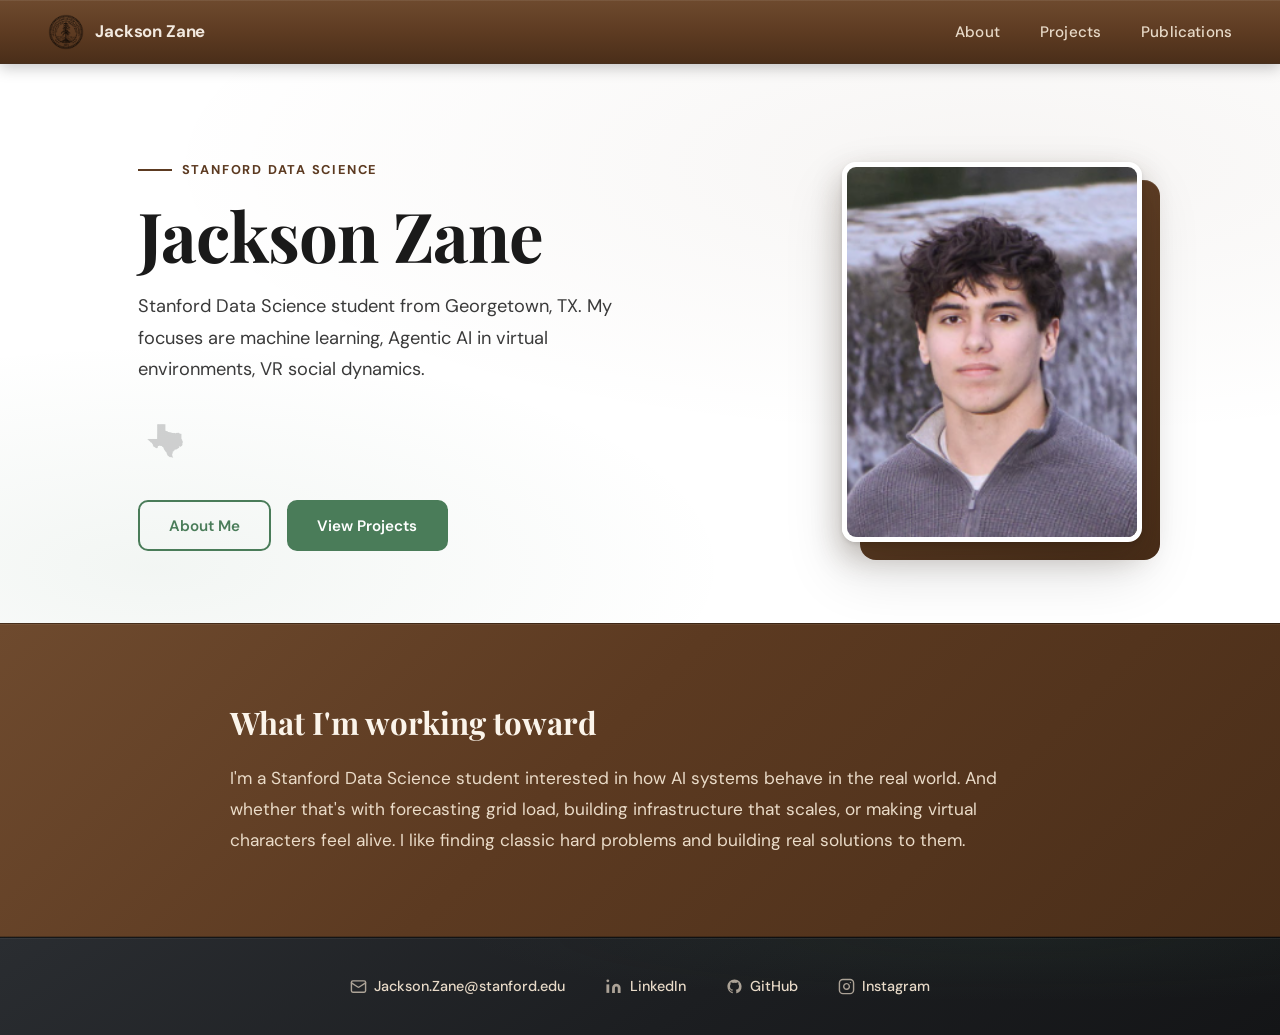
<file: index.html>
<!DOCTYPE html>
<html lang="en">
<head>
  <meta charset="UTF-8">
  <meta name="viewport" content="width=device-width, initial-scale=1.0">
  <title>Jackson Zane</title>
  <link rel="stylesheet" href="style.css?v=2">
</head>
<body>

  <!-- NAV -->
  <nav class="site-nav">
    <a href="index.html" class="nav-brand">
      <img src="seal.png" alt="Stanford seal">
      <span class="nav-brand-name">Jackson Zane</span>
    </a>
    <ul class="nav-links">
      <li><a href="about.html">About</a></li>
      <li><a href="projects.html">Projects</a></li>
      <li><a href="publications.html">Publications</a></li>
    </ul>
  </nav>

  <!-- HERO -->
  <div class="hero-wrap">
  <section class="hero">
    <div class="hero-text">
      <span class="hero-eyebrow">Stanford Data Science</span>
      <h1>Jackson Zane</h1>
      <p class="hero-tagline">Stanford Data Science student from Georgetown, TX. My focuses are machine learning, Agentic AI in virtual environments, VR social dynamics. </p>
      <div class="hero-texas">
        <img src="Texas.png.png" alt="Texas outline">
      </div>
      <div class="hero-buttons">
        <a href="about.html" class="btn btn-outline">About Me</a>
        <a href="projects.html" class="btn btn-fill">View Projects</a>
      </div>
    </div>
    <div class="hero-photo">
      <img src="seriousheadshot.PNG" alt="Jackson Zane">
    </div>
  </section>
  </div>

  <!-- WHAT I'M WORKING TOWARD -->
  <section class="forward-section">
    <div class="forward-inner">
      <h2>What I'm working toward</h2>
      <p>
        I'm a Stanford Data Science student interested in how AI systems behave in the real world. And whether that's with forecasting grid load, building infrastructure that scales, or making virtual characters feel alive. I like finding classic hard problems and building real solutions to them.
      </p>
    </div>
  </section>

  <!-- FOOTER -->
  <footer class="site-footer">
    <div class="footer-inner">

      <a href="mailto:Jackson.Zane@stanford.edu" class="footer-link">
        <!-- Email -->
        <svg width="17" height="17" viewBox="0 0 24 24" fill="none" stroke="currentColor" stroke-width="2" stroke-linecap="round" stroke-linejoin="round">
          <rect x="2" y="4" width="20" height="16" rx="2"/>
          <path d="m22 7-8.97 5.7a1.94 1.94 0 0 1-2.06 0L2 7"/>
        </svg>
        Jackson.Zane@stanford.edu
      </a>

      <a href="https://linkedin.com/in/jackson-zane" class="footer-link" target="_blank" rel="noopener">
        <!-- LinkedIn -->
        <svg width="17" height="17" viewBox="0 0 24 24" fill="currentColor">
          <path d="M16 8a6 6 0 0 1 6 6v7h-4v-7a2 2 0 0 0-2-2 2 2 0 0 0-2 2v7h-4v-7a6 6 0 0 1 6-6z"/>
          <rect x="2" y="9" width="4" height="12"/>
          <circle cx="4" cy="4" r="2"/>
        </svg>
        LinkedIn
      </a>

      <a href="https://github.com/jzane1" class="footer-link" target="_blank" rel="noopener">
        <!-- GitHub -->
        <svg width="17" height="17" viewBox="0 0 24 24" fill="currentColor">
          <path d="M12 2C6.477 2 2 6.484 2 12.017c0 4.425 2.865 8.18 6.839 9.504.5.092.682-.217.682-.483 0-.237-.008-.868-.013-1.703-2.782.605-3.369-1.343-3.369-1.343-.454-1.158-1.11-1.466-1.11-1.466-.908-.62.069-.608.069-.608 1.003.07 1.531 1.032 1.531 1.032.892 1.53 2.341 1.088 2.91.832.092-.647.35-1.088.636-1.338-2.22-.253-4.555-1.113-4.555-4.951 0-1.093.39-1.988 1.029-2.688-.103-.253-.446-1.272.098-2.65 0 0 .84-.27 2.75 1.026A9.564 9.564 0 0 1 12 6.844a9.59 9.59 0 0 1 2.504.337c1.909-1.296 2.747-1.027 2.747-1.027.546 1.379.202 2.398.1 2.651.64.7 1.028 1.595 1.028 2.688 0 3.848-2.339 4.695-4.566 4.943.359.309.678.92.678 1.855 0 1.338-.012 2.419-.012 2.747 0 .268.18.58.688.482A10.02 10.02 0 0 0 22 12.017C22 6.484 17.522 2 12 2z"/>
        </svg>
        GitHub
      </a>

      <a href="https://instagram.com/j.zane1" class="footer-link" target="_blank" rel="noopener">
        <!-- Instagram -->
        <svg width="17" height="17" viewBox="0 0 24 24" fill="none" stroke="currentColor" stroke-width="2" stroke-linecap="round" stroke-linejoin="round">
          <rect x="2" y="2" width="20" height="20" rx="5" ry="5"/>
          <path d="M16 11.37A4 4 0 1 1 12.63 8 4 4 0 0 1 16 11.37z"/>
          <line x1="17.5" y1="6.5" x2="17.51" y2="6.5"/>
        </svg>
        Instagram
      </a>

    </div>
  </footer>

</body>
</html>
</file>
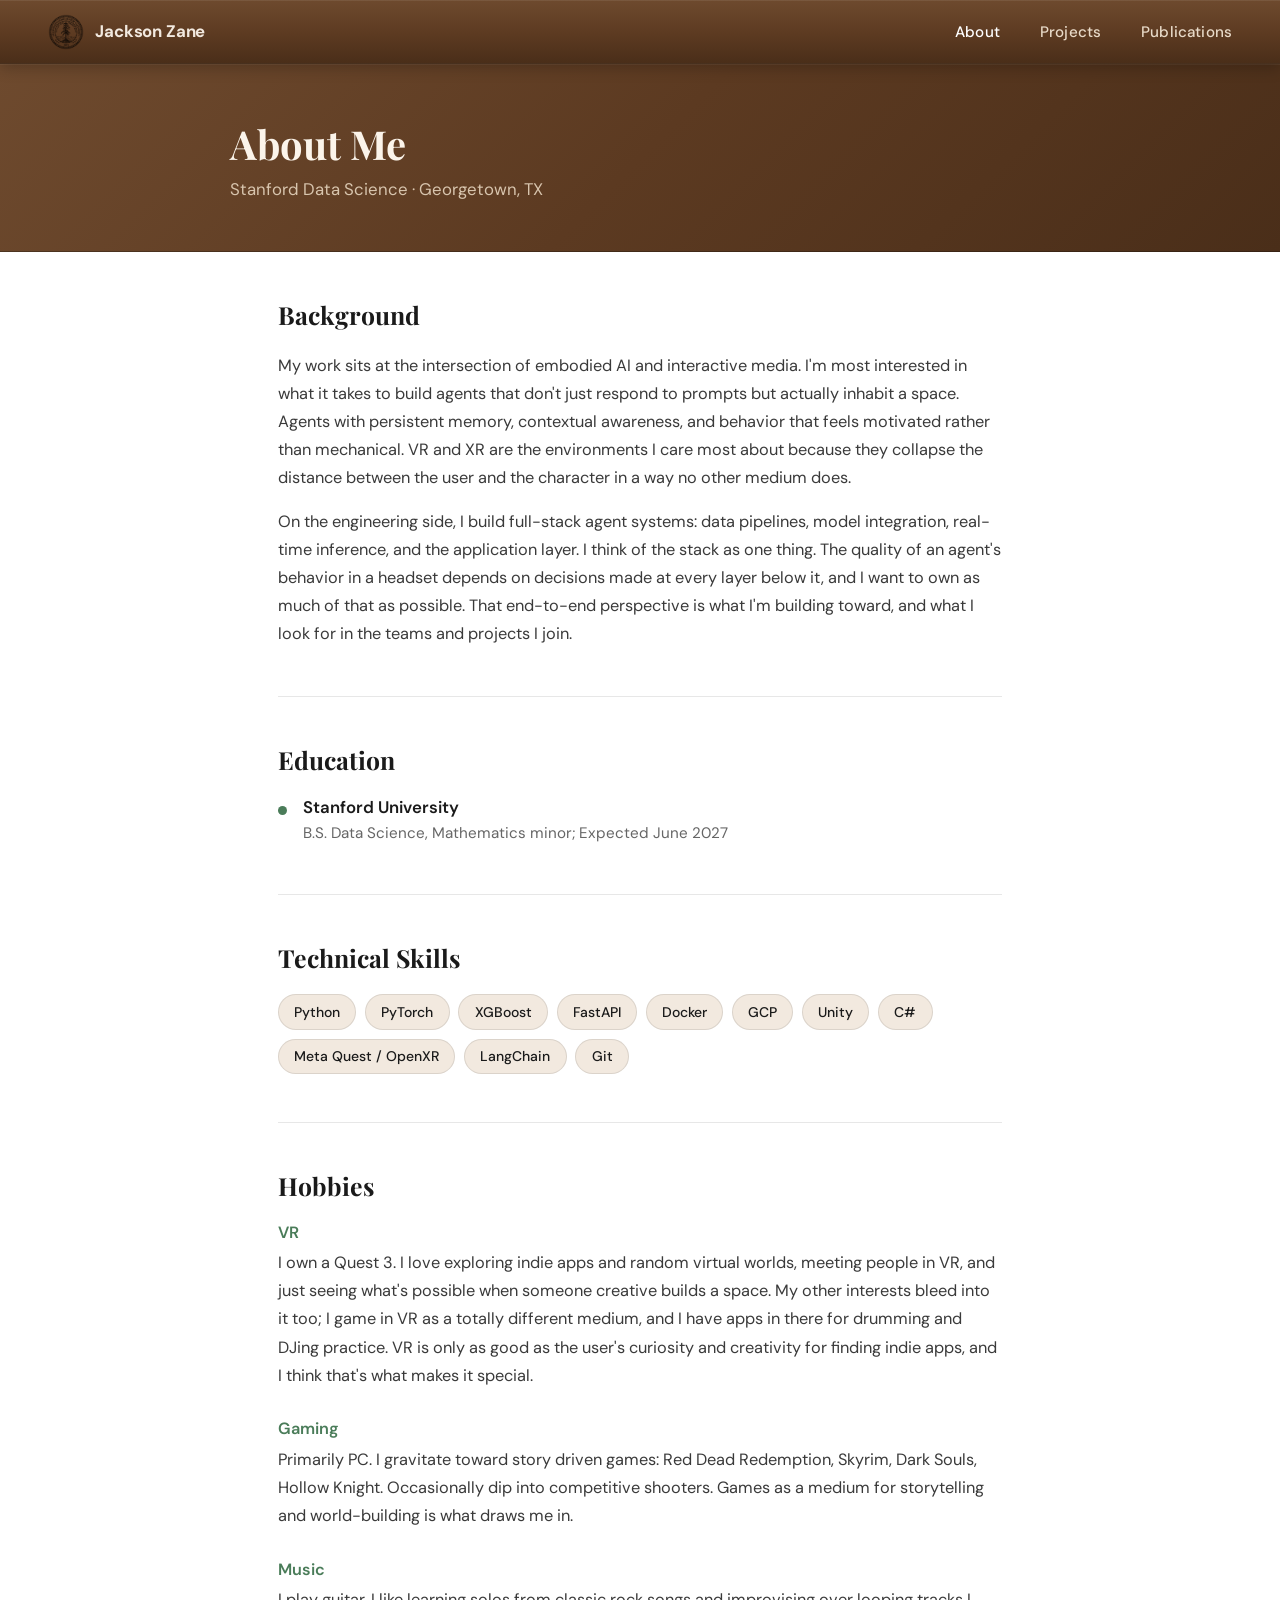
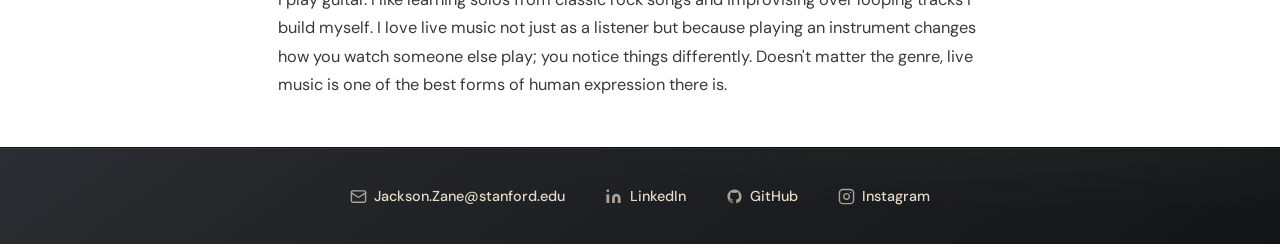
<file: about.html>
<!DOCTYPE html>
<html lang="en">
<head>
  <meta charset="UTF-8">
  <meta name="viewport" content="width=device-width, initial-scale=1.0">
  <title>About — Jackson Zane</title>
  <link rel="stylesheet" href="style.css">
</head>
<body>

  <!-- NAV -->
  <nav class="site-nav">
    <a href="index.html" class="nav-brand">
      <img src="seal.png" alt="Stanford seal">
      <span class="nav-brand-name">Jackson Zane</span>
    </a>
    <ul class="nav-links">
      <li><a href="about.html" class="active">About</a></li>
      <li><a href="projects.html">Projects</a></li>
      <li><a href="publications.html">Publications</a></li>
    </ul>
  </nav>

  <!-- PAGE HEADER -->
  <header class="page-header">
    <div class="page-header-inner">
      <h1>About Me</h1>
      <p>Stanford Data Science · Georgetown, TX</p>
    </div>
  </header>

  <!-- ABOUT BODY -->
  <main class="about-body">

    <!-- Background -->
    <section class="about-section">
      <h2>Background</h2>
      <p>
        My work sits at the intersection of embodied AI and interactive media. I'm most interested in what it takes to build agents that don't just respond to prompts but actually inhabit a space. Agents with persistent memory, contextual awareness, and behavior that feels motivated rather than mechanical. VR and XR are the environments I care most about because they collapse the distance between the user and the character in a way no other medium does.
      </p>
      <p>
        On the engineering side, I build full-stack agent systems: data pipelines, model integration, real-time inference, and the application layer. I think of the stack as one thing. The quality of an agent's behavior in a headset depends on decisions made at every layer below it, and I want to own as much of that as possible. That end-to-end perspective is what I'm building toward, and what I look for in the teams and projects I join.
      </p>
    </section>

    <!-- Education -->
    <section class="about-section">
      <h2>Education</h2>
      <div class="edu-entry">
        <div class="edu-dot"></div>
        <div>
          <h3>Stanford University</h3>
          <p>B.S. Data Science, Mathematics minor; Expected June 2027</p>
        </div>
      </div>
    </section>

    <!-- Technical Skills -->
    <section class="about-section">
      <h2>Technical Skills</h2>
      <div class="skills-cloud">
        <span class="skill-tag">Python</span>
        <span class="skill-tag">PyTorch</span>
        <span class="skill-tag">XGBoost</span>
        <span class="skill-tag">FastAPI</span>
        <span class="skill-tag">Docker</span>
        <span class="skill-tag">GCP</span>
        <span class="skill-tag">Unity</span>
        <span class="skill-tag">C#</span>
        <span class="skill-tag">Meta Quest / OpenXR</span>
        <span class="skill-tag">LangChain</span>
        <span class="skill-tag">Git</span>
      </div>
    </section>

    <!-- Hobbies -->
    <section class="about-section">
      <h2>Hobbies</h2>

      <div class="hobby-block">
        <h3>VR</h3>
        <p>I own a Quest 3. I love exploring indie apps and random virtual worlds, meeting people in VR, and just seeing what's possible when someone creative builds a space. My other interests bleed into it too; I game in VR as a totally different medium, and I have apps in there for drumming and DJing practice. VR is only as good as the user's curiosity and creativity for finding indie apps, and I think that's what makes it special.</p>
      </div>

      <div class="hobby-block">
        <h3>Gaming</h3>
        <p>Primarily PC. I gravitate toward story driven games: Red Dead Redemption, Skyrim, Dark Souls, Hollow Knight. Occasionally dip into competitive shooters. Games as a medium for storytelling and world-building is what draws me in.</p>
      </div>

      <div class="hobby-block">
        <h3>Music</h3>
        <p>I play guitar. I like learning solos from classic rock songs and improvising over looping tracks I build myself. I love live music not just as a listener but because playing an instrument changes how you watch someone else play; you notice things differently. Doesn't matter the genre, live music is one of the best forms of human expression there is.</p>
      </div>
    </section>


  </main>

  <!-- FOOTER -->
  <footer class="site-footer">
    <div class="footer-inner">

      <a href="mailto:Jackson.Zane@stanford.edu" class="footer-link">
        <svg width="17" height="17" viewBox="0 0 24 24" fill="none" stroke="currentColor" stroke-width="2" stroke-linecap="round" stroke-linejoin="round">
          <rect x="2" y="4" width="20" height="16" rx="2"/>
          <path d="m22 7-8.97 5.7a1.94 1.94 0 0 1-2.06 0L2 7"/>
        </svg>
        Jackson.Zane@stanford.edu
      </a>

      <a href="https://linkedin.com/in/jackson-zane" class="footer-link" target="_blank" rel="noopener">
        <svg width="17" height="17" viewBox="0 0 24 24" fill="currentColor">
          <path d="M16 8a6 6 0 0 1 6 6v7h-4v-7a2 2 0 0 0-2-2 2 2 0 0 0-2 2v7h-4v-7a6 6 0 0 1 6-6z"/>
          <rect x="2" y="9" width="4" height="12"/>
          <circle cx="4" cy="4" r="2"/>
        </svg>
        LinkedIn
      </a>

      <a href="https://github.com/jzane1" class="footer-link" target="_blank" rel="noopener">
        <svg width="17" height="17" viewBox="0 0 24 24" fill="currentColor">
          <path d="M12 2C6.477 2 2 6.484 2 12.017c0 4.425 2.865 8.18 6.839 9.504.5.092.682-.217.682-.483 0-.237-.008-.868-.013-1.703-2.782.605-3.369-1.343-3.369-1.343-.454-1.158-1.11-1.466-1.11-1.466-.908-.62.069-.608.069-.608 1.003.07 1.531 1.032 1.531 1.032.892 1.53 2.341 1.088 2.91.832.092-.647.35-1.088.636-1.338-2.22-.253-4.555-1.113-4.555-4.951 0-1.093.39-1.988 1.029-2.688-.103-.253-.446-1.272.098-2.65 0 0 .84-.27 2.75 1.026A9.564 9.564 0 0 1 12 6.844a9.59 9.59 0 0 1 2.504.337c1.909-1.296 2.747-1.027 2.747-1.027.546 1.379.202 2.398.1 2.651.64.7 1.028 1.595 1.028 2.688 0 3.848-2.339 4.695-4.566 4.943.359.309.678.92.678 1.855 0 1.338-.012 2.419-.012 2.747 0 .268.18.58.688.482A10.02 10.02 0 0 0 22 12.017C22 6.484 17.522 2 12 2z"/>
        </svg>
        GitHub
      </a>

      <a href="https://instagram.com/j.zane1" class="footer-link" target="_blank" rel="noopener">
        <svg width="17" height="17" viewBox="0 0 24 24" fill="none" stroke="currentColor" stroke-width="2" stroke-linecap="round" stroke-linejoin="round">
          <rect x="2" y="2" width="20" height="20" rx="5" ry="5"/>
          <path d="M16 11.37A4 4 0 1 1 12.63 8 4 4 0 0 1 16 11.37z"/>
          <line x1="17.5" y1="6.5" x2="17.51" y2="6.5"/>
        </svg>
        Instagram
      </a>

    </div>
  </footer>

</body>
</html>
</file>
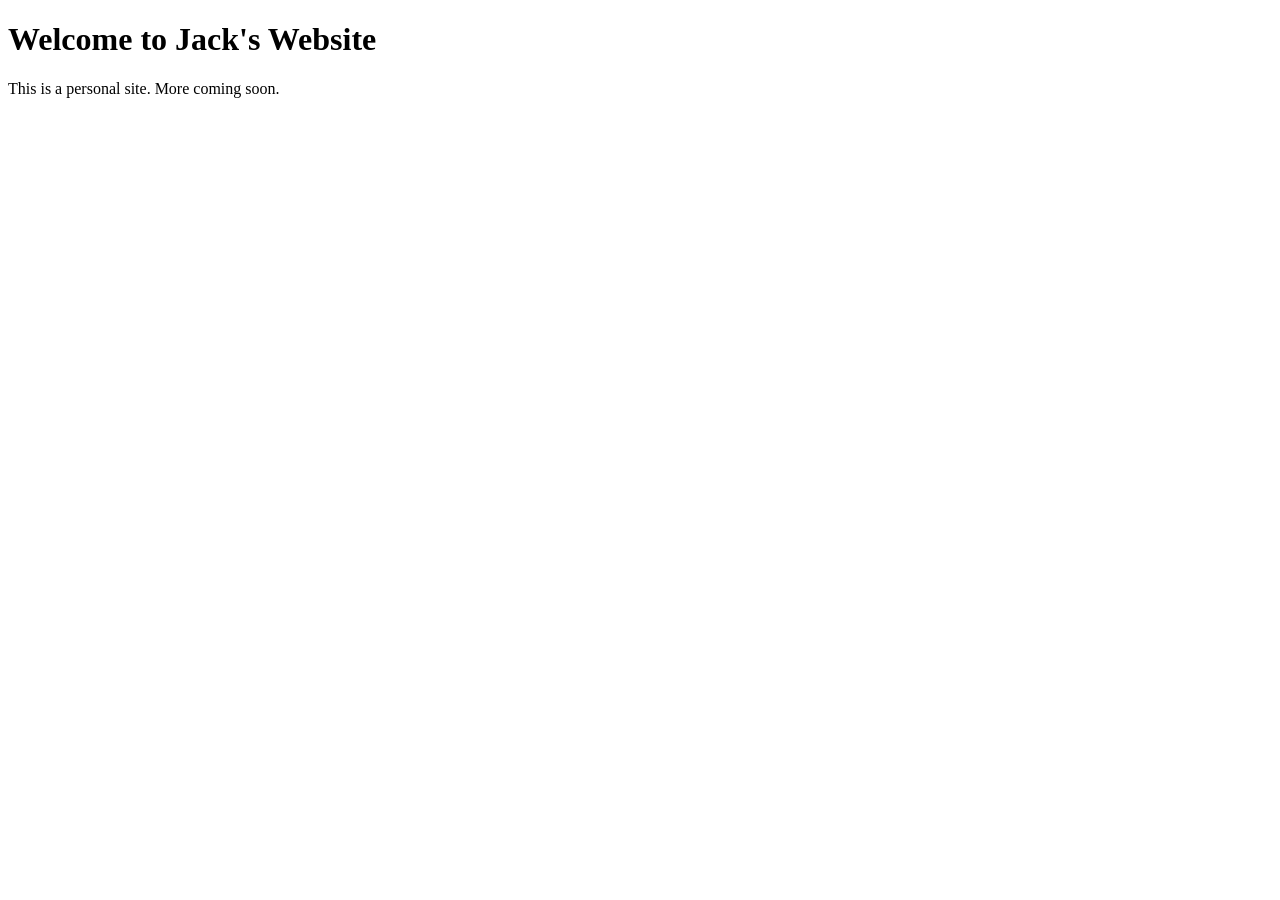
<file: Jack_website.html>
<!DOCTYPE html>
<html>
  <head>
    <title>Jack's Site</title>
    <meta charset="UTF-8" />
  </head>
  <body>
    <h1>Welcome to Jack's Website</h1>
    <p>This is a personal site. More coming soon.</p>
  </body>
</html>
</file>
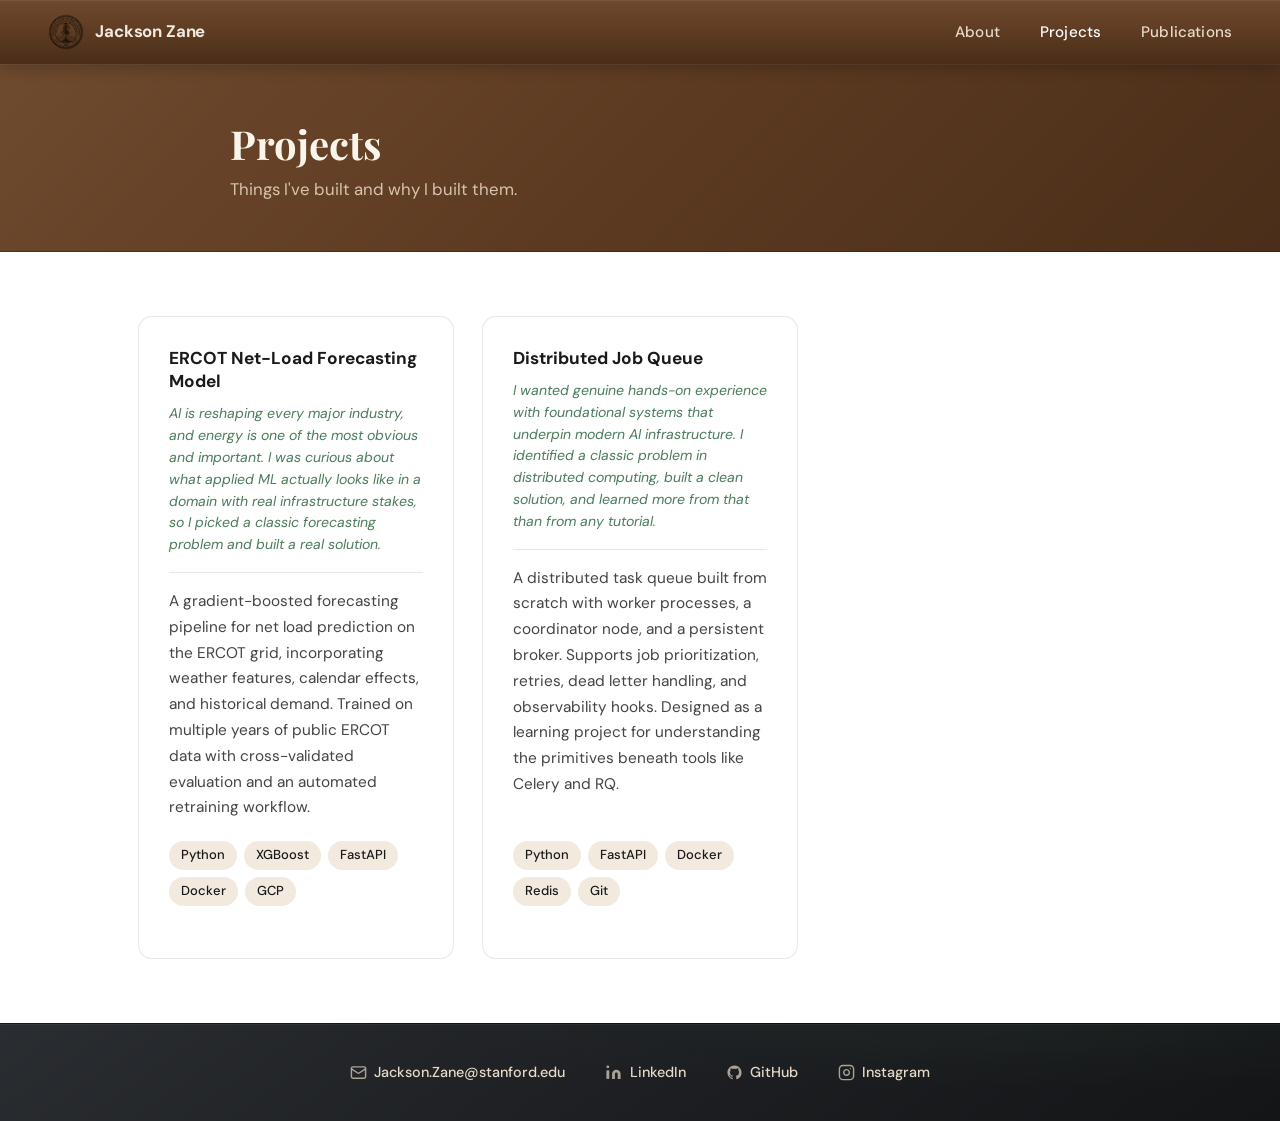
<file: projects.html>
<!DOCTYPE html>
<html lang="en">
<head>
  <meta charset="UTF-8">
  <meta name="viewport" content="width=device-width, initial-scale=1.0">
  <title>Projects — Jackson Zane</title>
  <link rel="stylesheet" href="style.css">
</head>
<body>

  <!-- NAV -->
  <nav class="site-nav">
    <a href="index.html" class="nav-brand">
      <img src="seal.png" alt="Stanford seal">
      <span class="nav-brand-name">Jackson Zane</span>
    </a>
    <ul class="nav-links">
      <li><a href="about.html">About</a></li>
      <li><a href="projects.html" class="active">Projects</a></li>
      <li><a href="publications.html">Publications</a></li>
    </ul>
  </nav>

  <!-- PAGE HEADER -->
  <header class="page-header">
    <div class="page-header-inner">
      <h1>Projects</h1>
      <p>Things I've built and why I built them.</p>
    </div>
  </header>

  <!-- PROJECTS GRID -->
  <main class="projects-body">
    <div class="projects-grid">

      <!-- PROJECT CARD — duplicate this block to add a new project -->
    <!-- <article class="project-card">
        <h3>VR Attention Detection &amp; Productivity System</h3>
        <p class="project-motivation">I'm deeply interested in VR as a medium and wanted to study it rigorously. This project came from wanting to understand not just how to build in VR but how the environment itself affects the person inside it.</p>
        <p class="project-desc">A real time system that uses gaze tracking and behavioral signals from a Meta Quest headset to model attention states during VR work sessions. Detects focus drops and environmental distractors, logging session data for analysis and surfacing personalized productivity insights.</p>
        <div class="project-tags">
          <span class="tag">Python</span>
          <span class="tag">Unity</span>
          <span class="tag">C#</span>
          <span class="tag">Meta Quest / OpenXR</span>
          <span class="tag">PyTorch</span>
        </div>
       <!-- <a href="https://github.com/jzane1" class="project-link" target="_blank" rel="noopener">-->
          <!-- GitHub icon -->
          <!--<svg width="15" height="15" viewBox="0 0 24 24" fill="currentColor">-->
            <!--<path d="M12 2C6.477 2 2 6.484 2 12.017c0 4.425 2.865 8.18 6.839 9.504.5.092.682-.217.682-.483 0-.237-.008-.868-.013-1.703-2.782.605-3.369-1.343-3.369-1.343-.454-1.158-1.11-1.466-1.11-1.466-.908-.62.069-.608.069-.608 1.003.07 1.531 1.032 1.531 1.032.892 1.53 2.341 1.088 2.91.832.092-.647.35-1.088.636-1.338-2.22-.253-4.555-1.113-4.555-4.951 0-1.093.39-1.988 1.029-2.688-.103-.253-.446-1.272.098-2.65 0 0 .84-.27 2.75 1.026A9.564 9.564 0 0 1 12 6.844a9.59 9.59 0 0 1 2.504.337c1.909-1.296 2.747-1.027 2.747-1.027.546 1.379.202 2.398.1 2.651.64.7 1.028 1.595 1.028 2.688 0 3.848-2.339 4.695-4.566 4.943.359.309.678.92.678 1.855 0 1.338-.012 2.419-.012 2.747 0 .268.18.58.688.482A10.02 10.02 0 0 0 22 12.017C22 6.484 17.522 2 12 2z"/>-->
          <!--</svg>-->
         <!-- View on GitHub-->
        <!--</a>-->
  <!--    </article> -->


      <article class="project-card">
        <h3>ERCOT Net-Load Forecasting Model</h3>
        <p class="project-motivation">AI is reshaping every major industry, and energy is one of the most obvious and important. I was curious about what applied ML actually looks like in a domain with real infrastructure stakes, so I picked a classic forecasting problem and built a real solution.</p>
        <p class="project-desc">A gradient-boosted forecasting pipeline for net load prediction on the ERCOT grid, incorporating weather features, calendar effects, and historical demand. Trained on multiple years of public ERCOT data with cross-validated evaluation and an automated retraining workflow.</p>
        <div class="project-tags">
          <span class="tag">Python</span>
          <span class="tag">XGBoost</span>
          <span class="tag">FastAPI</span>
          <span class="tag">Docker</span>
          <span class="tag">GCP</span>
        </div>
               <!-- <a href="https://github.com/jzane1" class="project-link" target="_blank" rel="noopener">-->
          <!-- GitHub icon -->
          <!--<svg width="15" height="15" viewBox="0 0 24 24" fill="currentColor">-->
            <!--<path d="M12 2C6.477 2 2 6.484 2 12.017c0 4.425 2.865 8.18 6.839 9.504.5.092.682-.217.682-.483 0-.237-.008-.868-.013-1.703-2.782.605-3.369-1.343-3.369-1.343-.454-1.158-1.11-1.466-1.11-1.466-.908-.62.069-.608.069-.608 1.003.07 1.531 1.032 1.531 1.032.892 1.53 2.341 1.088 2.91.832.092-.647.35-1.088.636-1.338-2.22-.253-4.555-1.113-4.555-4.951 0-1.093.39-1.988 1.029-2.688-.103-.253-.446-1.272.098-2.65 0 0 .84-.27 2.75 1.026A9.564 9.564 0 0 1 12 6.844a9.59 9.59 0 0 1 2.504.337c1.909-1.296 2.747-1.027 2.747-1.027.546 1.379.202 2.398.1 2.651.64.7 1.028 1.595 1.028 2.688 0 3.848-2.339 4.695-4.566 4.943.359.309.678.92.678 1.855 0 1.338-.012 2.419-.012 2.747 0 .268.18.58.688.482A10.02 10.02 0 0 0 22 12.017C22 6.484 17.522 2 12 2z"/>-->
          <!--</svg>-->
         <!-- View on GitHub-->
        <!--</a>-->
      </article>

      <article class="project-card">
        <h3>Distributed Job Queue</h3>
        <p class="project-motivation">I wanted genuine hands-on experience with foundational systems that underpin modern AI infrastructure. I identified a classic problem in distributed computing, built a clean solution, and learned more from that than from any tutorial.</p>
        <p class="project-desc">A distributed task queue built from scratch with worker processes, a coordinator node, and a persistent broker. Supports job prioritization, retries, dead letter handling, and observability hooks. Designed as a learning project for understanding the primitives beneath tools like Celery and RQ.</p>
        <div class="project-tags">
          <span class="tag">Python</span>
          <span class="tag">FastAPI</span>
          <span class="tag">Docker</span>
          <span class="tag">Redis</span>
          <span class="tag">Git</span>
        </div>
               <!-- <a href="https://github.com/jzane1" class="project-link" target="_blank" rel="noopener">-->
          <!-- GitHub icon -->
          <!--<svg width="15" height="15" viewBox="0 0 24 24" fill="currentColor">-->
            <!--<path d="M12 2C6.477 2 2 6.484 2 12.017c0 4.425 2.865 8.18 6.839 9.504.5.092.682-.217.682-.483 0-.237-.008-.868-.013-1.703-2.782.605-3.369-1.343-3.369-1.343-.454-1.158-1.11-1.466-1.11-1.466-.908-.62.069-.608.069-.608 1.003.07 1.531 1.032 1.531 1.032.892 1.53 2.341 1.088 2.91.832.092-.647.35-1.088.636-1.338-2.22-.253-4.555-1.113-4.555-4.951 0-1.093.39-1.988 1.029-2.688-.103-.253-.446-1.272.098-2.65 0 0 .84-.27 2.75 1.026A9.564 9.564 0 0 1 12 6.844a9.59 9.59 0 0 1 2.504.337c1.909-1.296 2.747-1.027 2.747-1.027.546 1.379.202 2.398.1 2.651.64.7 1.028 1.595 1.028 2.688 0 3.848-2.339 4.695-4.566 4.943.359.309.678.92.678 1.855 0 1.338-.012 2.419-.012 2.747 0 .268.18.58.688.482A10.02 10.02 0 0 0 22 12.017C22 6.484 17.522 2 12 2z"/>-->
          <!--</svg>-->
         <!-- View on GitHub-->
        <!--</a>-->
      </article>

      <!-- ADD NEW PROJECT CARDS HERE — copy one <article class="project-card"> block above and paste it below this comment -->

    </div>
  </main>

  <!-- FOOTER -->
  <footer class="site-footer">
    <div class="footer-inner">

      <a href="mailto:Jackson.Zane@stanford.edu" class="footer-link">
        <svg width="17" height="17" viewBox="0 0 24 24" fill="none" stroke="currentColor" stroke-width="2" stroke-linecap="round" stroke-linejoin="round">
          <rect x="2" y="4" width="20" height="16" rx="2"/>
          <path d="m22 7-8.97 5.7a1.94 1.94 0 0 1-2.06 0L2 7"/>
        </svg>
        Jackson.Zane@stanford.edu
      </a>

      <a href="https://linkedin.com/in/jackson-zane" class="footer-link" target="_blank" rel="noopener">
        <svg width="17" height="17" viewBox="0 0 24 24" fill="currentColor">
          <path d="M16 8a6 6 0 0 1 6 6v7h-4v-7a2 2 0 0 0-2-2 2 2 0 0 0-2 2v7h-4v-7a6 6 0 0 1 6-6z"/>
          <rect x="2" y="9" width="4" height="12"/>
          <circle cx="4" cy="4" r="2"/>
        </svg>
        LinkedIn
      </a>

      <a href="https://github.com/jzane1" class="footer-link" target="_blank" rel="noopener">
        <svg width="17" height="17" viewBox="0 0 24 24" fill="currentColor">
          <path d="M12 2C6.477 2 2 6.484 2 12.017c0 4.425 2.865 8.18 6.839 9.504.5.092.682-.217.682-.483 0-.237-.008-.868-.013-1.703-2.782.605-3.369-1.343-3.369-1.343-.454-1.158-1.11-1.466-1.11-1.466-.908-.62.069-.608.069-.608 1.003.07 1.531 1.032 1.531 1.032.892 1.53 2.341 1.088 2.91.832.092-.647.35-1.088.636-1.338-2.22-.253-4.555-1.113-4.555-4.951 0-1.093.39-1.988 1.029-2.688-.103-.253-.446-1.272.098-2.65 0 0 .84-.27 2.75 1.026A9.564 9.564 0 0 1 12 6.844a9.59 9.59 0 0 1 2.504.337c1.909-1.296 2.747-1.027 2.747-1.027.546 1.379.202 2.398.1 2.651.64.7 1.028 1.595 1.028 2.688 0 3.848-2.339 4.695-4.566 4.943.359.309.678.92.678 1.855 0 1.338-.012 2.419-.012 2.747 0 .268.18.58.688.482A10.02 10.02 0 0 0 22 12.017C22 6.484 17.522 2 12 2z"/>
        </svg>
        GitHub
      </a>

      <a href="https://instagram.com/j.zane1" class="footer-link" target="_blank" rel="noopener">
        <svg width="17" height="17" viewBox="0 0 24 24" fill="none" stroke="currentColor" stroke-width="2" stroke-linecap="round" stroke-linejoin="round">
          <rect x="2" y="2" width="20" height="20" rx="5" ry="5"/>
          <path d="M16 11.37A4 4 0 1 1 12.63 8 4 4 0 0 1 16 11.37z"/>
          <line x1="17.5" y1="6.5" x2="17.51" y2="6.5"/>
        </svg>
        Instagram
      </a>

    </div>
  </footer>

</body>
</html>
</file>
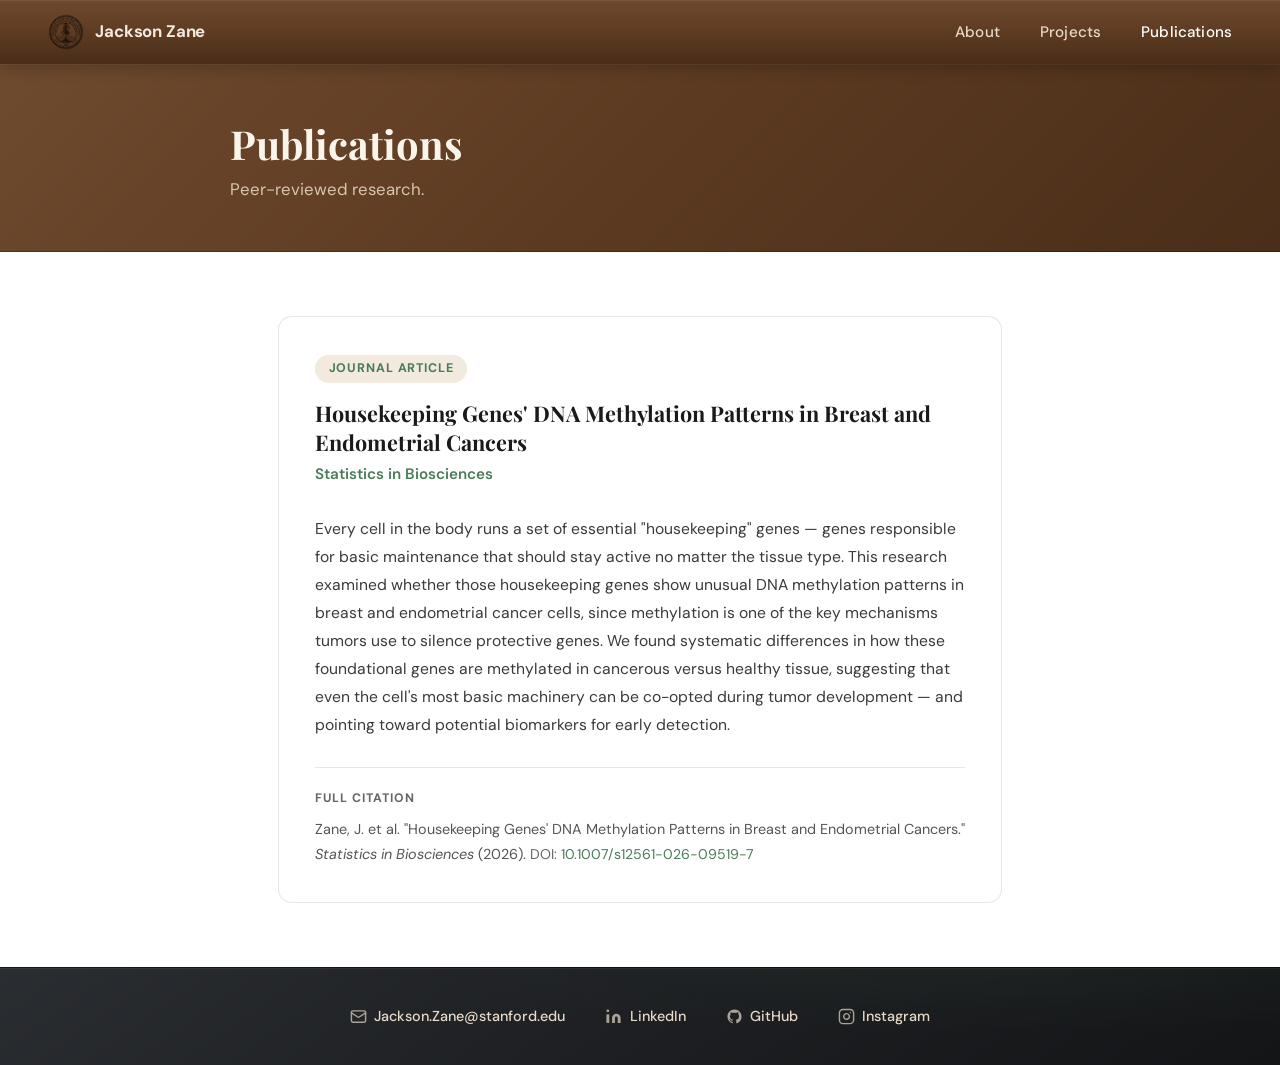
<file: publications.html>
<!DOCTYPE html>
<html lang="en">
<head>
  <meta charset="UTF-8">
  <meta name="viewport" content="width=device-width, initial-scale=1.0">
  <title>Publications — Jackson Zane</title>
  <link rel="stylesheet" href="style.css">
</head>
<body>

  <!-- NAV -->
  <nav class="site-nav">
    <a href="index.html" class="nav-brand">
      <img src="seal.png" alt="Stanford seal">
      <span class="nav-brand-name">Jackson Zane</span>
    </a>
    <ul class="nav-links">
      <li><a href="about.html">About</a></li>
      <li><a href="projects.html">Projects</a></li>
      <li><a href="publications.html" class="active">Publications</a></li>
    </ul>
  </nav>

  <!-- PAGE HEADER -->
  <header class="page-header">
    <div class="page-header-inner">
      <h1>Publications</h1>
      <p>Peer-reviewed research.</p>
    </div>
  </header>

  <!-- PUBLICATIONS BODY -->
  <main class="publications-body">

    <div class="pub-card">
      <span class="pub-label">Journal Article</span>

      <h2 class="pub-title">Housekeeping Genes' DNA Methylation Patterns in Breast and Endometrial Cancers</h2>
      <p class="pub-journal">Statistics in Biosciences</p>

      <p class="pub-meta-label"></p>
      <p class="pub-summary">
        Every cell in the body runs a set of essential "housekeeping" genes — genes responsible for basic maintenance that should stay active no matter the tissue type. This research examined whether those housekeeping genes show unusual DNA methylation patterns in breast and endometrial cancer cells, since methylation is one of the key mechanisms tumors use to silence protective genes. We found systematic differences in how these foundational genes are methylated in cancerous versus healthy tissue, suggesting that even the cell's most basic machinery can be co-opted during tumor development — and pointing toward potential biomarkers for early detection.
      </p>

      <hr class="pub-divider">

      <p class="pub-meta-label">Full citation</p>
      <p class="pub-citation">
        Zane, J. et al. "Housekeeping Genes' DNA Methylation Patterns in Breast and Endometrial Cancers." <em>Statistics in Biosciences</em> (2026).
        <span class="pub-doi">DOI: <a href="https://rdcu.be/fi4u8">10.1007/s12561-026-09519-7</a></span>
      </p>
    </div>

  </main>

  <!-- FOOTER -->
  <footer class="site-footer">
    <div class="footer-inner">

      <a href="mailto:Jackson.Zane@stanford.edu" class="footer-link">
        <svg width="17" height="17" viewBox="0 0 24 24" fill="none" stroke="currentColor" stroke-width="2" stroke-linecap="round" stroke-linejoin="round">
          <rect x="2" y="4" width="20" height="16" rx="2"/>
          <path d="m22 7-8.97 5.7a1.94 1.94 0 0 1-2.06 0L2 7"/>
        </svg>
        Jackson.Zane@stanford.edu
      </a>

      <a href="https://linkedin.com/in/jackson-zane" class="footer-link" target="_blank" rel="noopener">
        <svg width="17" height="17" viewBox="0 0 24 24" fill="currentColor">
          <path d="M16 8a6 6 0 0 1 6 6v7h-4v-7a2 2 0 0 0-2-2 2 2 0 0 0-2 2v7h-4v-7a6 6 0 0 1 6-6z"/>
          <rect x="2" y="9" width="4" height="12"/>
          <circle cx="4" cy="4" r="2"/>
        </svg>
        LinkedIn
      </a>

      <a href="https://github.com/jzane1" class="footer-link" target="_blank" rel="noopener">
        <svg width="17" height="17" viewBox="0 0 24 24" fill="currentColor">
          <path d="M12 2C6.477 2 2 6.484 2 12.017c0 4.425 2.865 8.18 6.839 9.504.5.092.682-.217.682-.483 0-.237-.008-.868-.013-1.703-2.782.605-3.369-1.343-3.369-1.343-.454-1.158-1.11-1.466-1.11-1.466-.908-.62.069-.608.069-.608 1.003.07 1.531 1.032 1.531 1.032.892 1.53 2.341 1.088 2.91.832.092-.647.35-1.088.636-1.338-2.22-.253-4.555-1.113-4.555-4.951 0-1.093.39-1.988 1.029-2.688-.103-.253-.446-1.272.098-2.65 0 0 .84-.27 2.75 1.026A9.564 9.564 0 0 1 12 6.844a9.59 9.59 0 0 1 2.504.337c1.909-1.296 2.747-1.027 2.747-1.027.546 1.379.202 2.398.1 2.651.64.7 1.028 1.595 1.028 2.688 0 3.848-2.339 4.695-4.566 4.943.359.309.678.92.678 1.855 0 1.338-.012 2.419-.012 2.747 0 .268.18.58.688.482A10.02 10.02 0 0 0 22 12.017C22 6.484 17.522 2 12 2z"/>
        </svg>
        GitHub
      </a>

      <a href="https://instagram.com/j.zane1" class="footer-link" target="_blank" rel="noopener">
        <svg width="17" height="17" viewBox="0 0 24 24" fill="none" stroke="currentColor" stroke-width="2" stroke-linecap="round" stroke-linejoin="round">
          <rect x="2" y="2" width="20" height="20" rx="5" ry="5"/>
          <path d="M16 11.37A4 4 0 1 1 12.63 8 4 4 0 0 1 16 11.37z"/>
          <line x1="17.5" y1="6.5" x2="17.51" y2="6.5"/>
        </svg>
        Instagram
      </a>

    </div>
  </footer>

</body>
</html>
</file>
<file: style.css>
@import url('https://fonts.googleapis.com/css2?family=Playfair+Display:wght@400;600;700&family=DM+Sans:ital,opsz,wght@0,9..40,300;0,9..40,400;0,9..40,500;0,9..40,600;0,9..40,700;1,9..40,400&display=swap');

/* ============================================================
   RESET & BASE
   ============================================================ */
*, *::before, *::after {
  box-sizing: border-box;
  margin: 0;
  padding: 0;
}

:root {
  --white:      #FFFFFF;
  --cream:      #5C3A21;   /* leather brown (main) */
  --cream-deep: #4A2E19;   /* darker leather for shadows/edges */
  --cream-lite: #6E4A2E;   /* lifted leather for highlights */
  --parchment:  #F2E9DF;   /* light tone for chips/tags on white */
  --green:      #4A7C59;
  --green-dark: #3a6346;
  --text:       #1a1a1a;
  --muted:      #666666;
  --border:     rgba(26, 26, 26, 0.10);
  --radius:     10px;
}

html { scroll-behavior: smooth; }

body {
  font-family: 'DM Sans', sans-serif;
  background: var(--white);
  color: var(--text);
  line-height: 1.72;
  font-size: 1rem;
  -webkit-font-smoothing: antialiased;
}

h1, h2, h3, h4 {
  font-family: 'Playfair Display', serif;
  line-height: 1.2;
  color: var(--text);
}

a {
  color: var(--green);
  text-decoration: none;
  transition: color 0.18s ease;
}

a:hover {
  color: var(--green-dark);
  text-decoration: underline;
}

img { max-width: 100%; display: block; }

/* ============================================================
   NAV
   ============================================================ */
.site-nav {
  background: linear-gradient(180deg, var(--cream-lite) 0%, var(--cream) 55%, var(--cream-deep) 100%);
  position: sticky;
  top: 0;
  z-index: 100;
  display: flex;
  align-items: center;
  justify-content: space-between;
  padding: 0.85rem 3rem;
  border-bottom: 1px solid rgba(0,0,0,0.35);
  box-shadow: inset 0 1px 0 rgba(255,255,255,0.08), 0 4px 14px rgba(0,0,0,0.22);
}

.nav-brand {
  display: flex;
  align-items: center;
  gap: 0.7rem;
  text-decoration: none;
  color: #F2E9DF;
}

.nav-brand:hover { text-decoration: none; color: #fff; }

.nav-brand img {
  height: 36px;
  width: 36px;
  object-fit: contain;
}

.nav-brand-name {
  font-family: 'DM Sans', sans-serif;
  font-weight: 700;
  font-size: 1.05rem;
  letter-spacing: -0.01em;
}

.nav-links {
  display: flex;
  align-items: center;
  gap: 2.5rem;
  list-style: none;
}

.nav-links a {
  font-family: 'DM Sans', sans-serif;
  font-weight: 500;
  font-size: 0.95rem;
  color: #E8DAC8;
  text-decoration: none;
  letter-spacing: 0.01em;
  transition: color 0.18s;
}

.nav-links a:hover,
.nav-links a.active {
  color: #fff;
  text-decoration: none;
}

/* ============================================================
   FOOTER
   ============================================================ */
.site-footer {
  background:
    radial-gradient(80% 120% at 80% 0%, rgba(74,124,89,0.08) 0%, rgba(74,124,89,0) 55%),
    linear-gradient(145deg, #2a2d31 0%, #1c1e21 55%, #141517 100%);
  padding: 2.25rem 3rem;
  border-top: 1px solid rgba(0,0,0,0.45);
  box-shadow: inset 0 1px 0 rgba(255,255,255,0.05);
}

.footer-inner {
  max-width: 1100px;
  margin: 0 auto;
  display: flex;
  justify-content: center;
  align-items: center;
  gap: 2.5rem;
  flex-wrap: wrap;
}

.footer-link {
  display: inline-flex;
  align-items: center;
  gap: 0.45rem;
  color: #E8DAC8;
  font-family: 'DM Sans', sans-serif;
  font-size: 0.9rem;
  font-weight: 500;
  text-decoration: none;
  transition: color 0.18s;
}

.footer-link svg {
  flex-shrink: 0;
  opacity: 0.7;
  transition: opacity 0.18s;
}

.footer-link:hover {
  color: #fff;
  text-decoration: none;
}

.footer-link:hover svg { opacity: 1; }

/* ============================================================
   BUTTONS
   ============================================================ */
.btn {
  display: inline-block;
  padding: 0.65rem 1.8rem;
  border-radius: var(--radius);
  font-family: 'DM Sans', sans-serif;
  font-size: 0.95rem;
  font-weight: 600;
  cursor: pointer;
  text-decoration: none;
  transition: background 0.18s, color 0.18s, border-color 0.18s, transform 0.12s;
}

.btn:hover { text-decoration: none; transform: translateY(-1px); }

.btn-fill {
  background: var(--green);
  color: #fff;
  border: 2px solid var(--green);
}

.btn-fill:hover {
  background: var(--green-dark);
  border-color: var(--green-dark);
  color: #fff;
}

.btn-outline {
  background: transparent;
  color: var(--green);
  border: 2px solid var(--green);
}

.btn-outline:hover {
  background: var(--green);
  color: #fff;
}

/* ============================================================
   HERO  (index.html)
   ============================================================ */
.hero-wrap {
  position: relative;
  overflow: hidden;
  background:
    radial-gradient(120% 90% at 78% 18%, rgba(92,58,33,0.05) 0%, rgba(92,58,33,0) 55%),
    radial-gradient(90% 80% at 12% 90%, rgba(74,124,89,0.07) 0%, rgba(74,124,89,0) 50%),
    var(--white);
}

.hero {
  position: relative;
  display: grid;
  grid-template-columns: 1.15fr 0.85fr;
  align-items: center;
  gap: 4rem;
  max-width: 1100px;
  margin: 0 auto;
  padding: 5.5rem 3rem 4.5rem;
}

.hero-text { min-width: 0; }

.hero-eyebrow {
  display: inline-flex;
  align-items: center;
  gap: 0.6rem;
  font-family: 'DM Sans', sans-serif;
  font-size: 0.8rem;
  font-weight: 700;
  letter-spacing: 0.14em;
  text-transform: uppercase;
  color: var(--cream);
  margin-bottom: 1.1rem;
}

.hero-eyebrow::before {
  content: '';
  width: 34px;
  height: 2px;
  background: var(--cream);
  display: inline-block;
}

.hero-text h1 {
  font-size: clamp(2.8rem, 5.5vw, 4.3rem);
  font-weight: 700;
  margin-bottom: 1.25rem;
  line-height: 1.05;
  letter-spacing: -0.015em;
}

.hero-tagline {
  font-size: 1.14rem;
  line-height: 1.74;
  color: #3a3a3a;
  max-width: 500px;
  margin-bottom: 1.75rem;
}

.hero-texas {
  margin-bottom: 2rem;
}

.hero-texas img {
  height: 54px;
  width: auto;
  opacity: 0.32;
}

.hero-buttons {
  display: flex;
  gap: 1rem;
  flex-wrap: wrap;
}

/* Photo framed like a physical print on a leather mat */
.hero-photo {
  position: relative;
  justify-self: end;
  width: 300px;
}

.hero-photo::before {
  content: '';
  position: absolute;
  inset: 18px -18px -18px 18px;
  background: linear-gradient(135deg, var(--cream-lite), var(--cream-deep));
  border-radius: 16px;
  z-index: 0;
  box-shadow: inset 0 1px 0 rgba(255,255,255,0.10);
}

.hero-photo img {
  position: relative;
  z-index: 1;
  width: 100%;
  height: 380px;
  object-fit: cover;
  object-position: center top;
  border-radius: 14px;
  border: 5px solid #fff;
  box-shadow:
    0 2px 4px rgba(0,0,0,0.10),
    0 14px 30px rgba(60,38,20,0.28),
    0 28px 60px rgba(0,0,0,0.14);
}

/* ============================================================
   FORWARD SECTION  (index.html)
   ============================================================ */
.forward-section {
  background:
    linear-gradient(135deg, var(--cream-lite) 0%, var(--cream) 45%, var(--cream-deep) 100%);
  padding: 5rem 3rem;
  border-top: 1px solid rgba(0,0,0,0.30);
  border-bottom: 1px solid rgba(0,0,0,0.30);
  box-shadow: inset 0 1px 0 rgba(255,255,255,0.06);
}

.forward-inner {
  max-width: 820px;
  margin: 0 auto;
}

.forward-inner h2 {
  font-size: 1.95rem;
  font-weight: 700;
  margin-bottom: 1.35rem;
  color: #FBF4EA;
}

.forward-inner p {
  font-size: 1.08rem;
  color: #EADBC8;
  margin-bottom: 1rem;
  line-height: 1.8;
}

.forward-inner p:last-child { margin-bottom: 0; }

/* ============================================================
   PAGE HEADER  (about / projects / publications)
   ============================================================ */
.page-header {
  background: linear-gradient(135deg, var(--cream-lite) 0%, var(--cream) 50%, var(--cream-deep) 100%);
  padding: 3.5rem 3rem 3rem;
  border-bottom: 1px solid rgba(0,0,0,0.30);
  box-shadow: inset 0 1px 0 rgba(255,255,255,0.06);
}

.page-header-inner { max-width: 820px; margin: 0 auto; }

.page-header h1 {
  font-size: 2.5rem;
  font-weight: 700;
  margin-bottom: 0.4rem;
  color: #FBF4EA;
}

.page-header p {
  font-size: 1.05rem;
  color: #D8C5AE;
  font-family: 'DM Sans', sans-serif;
}

/* ============================================================
   ABOUT PAGE
   ============================================================ */
.about-body {
  max-width: 820px;
  margin: 0 auto;
  padding: 0 3rem;
}

.about-section {
  padding: 3rem 0;
  border-bottom: 1px solid var(--border);
}

.about-section:last-child { border-bottom: none; }

.about-section h2 {
  font-size: 1.55rem;
  font-weight: 700;
  margin-bottom: 1.35rem;
}

.about-section p {
  color: #3a3a3a;
  font-size: 1.02rem;
  margin-bottom: 1rem;
}

.about-section p:last-child { margin-bottom: 0; }

/* Education */
.edu-entry {
  display: flex;
  align-items: flex-start;
  gap: 1rem;
}

.edu-dot {
  width: 9px;
  height: 9px;
  background: var(--green);
  border-radius: 50%;
  margin-top: 0.6rem;
  flex-shrink: 0;
}

.edu-entry h3 {
  font-family: 'DM Sans', sans-serif;
  font-size: 1.05rem;
  font-weight: 600;
  margin-bottom: 0.18rem;
}

.edu-entry p { font-size: 0.95rem; color: var(--muted); margin-bottom: 0; }

/* Skills */
.skills-cloud {
  display: flex;
  flex-wrap: wrap;
  gap: 0.55rem;
}

.skill-tag {
  background: var(--parchment);
  color: var(--text);
  border: 1px solid var(--border);
  border-radius: 20px;
  padding: 0.3rem 0.95rem;
  font-size: 0.875rem;
  font-weight: 500;
  font-family: 'DM Sans', sans-serif;
}

/* Hobbies */
.hobby-block { margin-bottom: 1.85rem; }
.hobby-block:last-child { margin-bottom: 0; }

.hobby-block h3 {
  font-family: 'DM Sans', sans-serif;
  font-size: 1.02rem;
  font-weight: 600;
  color: var(--green);
  margin-bottom: 0.45rem;
}

.hobby-block p { margin-bottom: 0; }

/* Target roles */
.roles-list {
  list-style: none;
  display: flex;
  flex-direction: column;
  gap: 0.55rem;
}

.roles-list li {
  display: flex;
  align-items: center;
  gap: 0.65rem;
  background: var(--parchment);
  border-radius: var(--radius);
  padding: 0.65rem 1rem;
  font-size: 0.97rem;
  font-weight: 500;
  font-family: 'DM Sans', sans-serif;
}

.roles-list li::before {
  content: '';
  display: inline-block;
  width: 7px;
  height: 7px;
  background: var(--green);
  border-radius: 50%;
  flex-shrink: 0;
}

/* ============================================================
   PROJECTS PAGE
   ============================================================ */
.projects-body {
  max-width: 1100px;
  margin: 0 auto;
  padding: 4rem 3rem;
}

.projects-grid {
  display: grid;
  grid-template-columns: repeat(auto-fill, minmax(310px, 1fr));
  gap: 1.75rem;
}

.project-card {
  background: var(--white);
  border: 1px solid var(--border);
  border-radius: 14px;
  padding: 1.85rem;
  display: flex;
  flex-direction: column;
  transition: box-shadow 0.2s, transform 0.2s;
}

.project-card:hover {
  box-shadow: 0 8px 28px rgba(0,0,0,0.10);
  transform: translateY(-3px);
}

.project-card h3 {
  font-family: 'DM Sans', sans-serif;
  font-size: 1.08rem;
  font-weight: 700;
  color: var(--text);
  margin-bottom: 0.6rem;
  line-height: 1.35;
}

.project-motivation {
  font-size: 0.88rem;
  color: var(--green);
  font-style: italic;
  line-height: 1.55;
  margin-bottom: 1rem;
  padding-bottom: 1rem;
  border-bottom: 1px solid var(--border);
}

.project-desc {
  font-size: 0.96rem;
  color: #444;
  line-height: 1.68;
  margin-bottom: 1.25rem;
  flex: 1;
}

.project-tags {
  display: flex;
  flex-wrap: wrap;
  gap: 0.45rem;
  margin-bottom: 1.4rem;
}

.tag {
  background: var(--parchment);
  color: var(--text);
  border-radius: 20px;
  padding: 0.2rem 0.75rem;
  font-size: 0.815rem;
  font-weight: 500;
  font-family: 'DM Sans', sans-serif;
}

.project-link {
  display: inline-flex;
  align-items: center;
  gap: 0.35rem;
  font-family: 'DM Sans', sans-serif;
  font-size: 0.9rem;
  font-weight: 600;
  color: var(--green);
  margin-top: auto;
  text-decoration: none;
}

.project-link:hover { color: var(--green-dark); text-decoration: underline; }

/* ============================================================
   PUBLICATIONS PAGE
   ============================================================ */
.publications-body {
  max-width: 820px;
  margin: 0 auto;
  padding: 4rem 3rem;
}

.pub-card {
  background: var(--white);
  border: 1px solid var(--border);
  border-radius: 14px;
  padding: 2.25rem;
}

.pub-label {
  display: inline-block;
  background: var(--parchment);
  color: var(--green);
  font-family: 'DM Sans', sans-serif;
  font-size: 0.78rem;
  font-weight: 700;
  letter-spacing: 0.07em;
  text-transform: uppercase;
  border-radius: 20px;
  padding: 0.22rem 0.85rem;
  margin-bottom: 1rem;
}

.pub-title {
  font-size: 1.35rem;
  font-weight: 700;
  line-height: 1.3;
  margin-bottom: 0.35rem;
}

.pub-journal {
  font-family: 'DM Sans', sans-serif;
  font-size: 0.95rem;
  color: var(--green);
  font-weight: 600;
  margin-bottom: 1.75rem;
}

.pub-meta-label {
  font-family: 'DM Sans', sans-serif;
  font-size: 0.77rem;
  font-weight: 700;
  letter-spacing: 0.08em;
  text-transform: uppercase;
  color: var(--muted);
  margin-bottom: 0.5rem;
}

.pub-summary {
  font-size: 0.98rem;
  color: #3a3a3a;
  line-height: 1.78;
  margin-bottom: 1.75rem;
}

.pub-divider {
  border: none;
  border-top: 1px solid var(--border);
  margin-bottom: 1.25rem;
}

.pub-citation {
  font-size: 0.9rem;
  color: #555;
  line-height: 1.72;
}

.pub-doi {
  margin-top: 0.75rem;
  font-size: 0.88rem;
  color: var(--muted);
}

.pub-doi a { color: var(--green); }

/* ============================================================
   RESPONSIVE
   ============================================================ */
@media (max-width: 900px) {
  .site-nav { padding: 0.8rem 1.75rem; }

  .hero {
    grid-template-columns: 1fr;
    padding: 3rem 1.75rem 3.5rem;
    gap: 2.5rem;
    text-align: center;
  }

  .hero-photo { order: -1; justify-self: center; }
  .hero-eyebrow { justify-content: center; }

  .hero-tagline {
    max-width: 100%;
    margin-left: auto;
    margin-right: auto;
  }

  .hero-texas { display: flex; justify-content: center; }
  .hero-buttons { justify-content: center; }

  .hero-photo {
    width: 100%;
    max-width: 250px;
    margin: 0 auto;
  }

  .hero-photo img { height: 300px; }

  .forward-section { padding: 3rem 1.75rem; }
  .page-header { padding: 2.5rem 1.75rem 2rem; }
  .about-body { padding: 0 1.75rem; }
  .projects-body, .publications-body { padding: 3rem 1.75rem; }
  .site-footer { padding: 2rem 1.75rem; }
}

@media (max-width: 560px) {
  .nav-links { gap: 1.4rem; }
  .nav-links a { font-size: 0.88rem; }
  .projects-grid { grid-template-columns: 1fr; }
}
</file>
